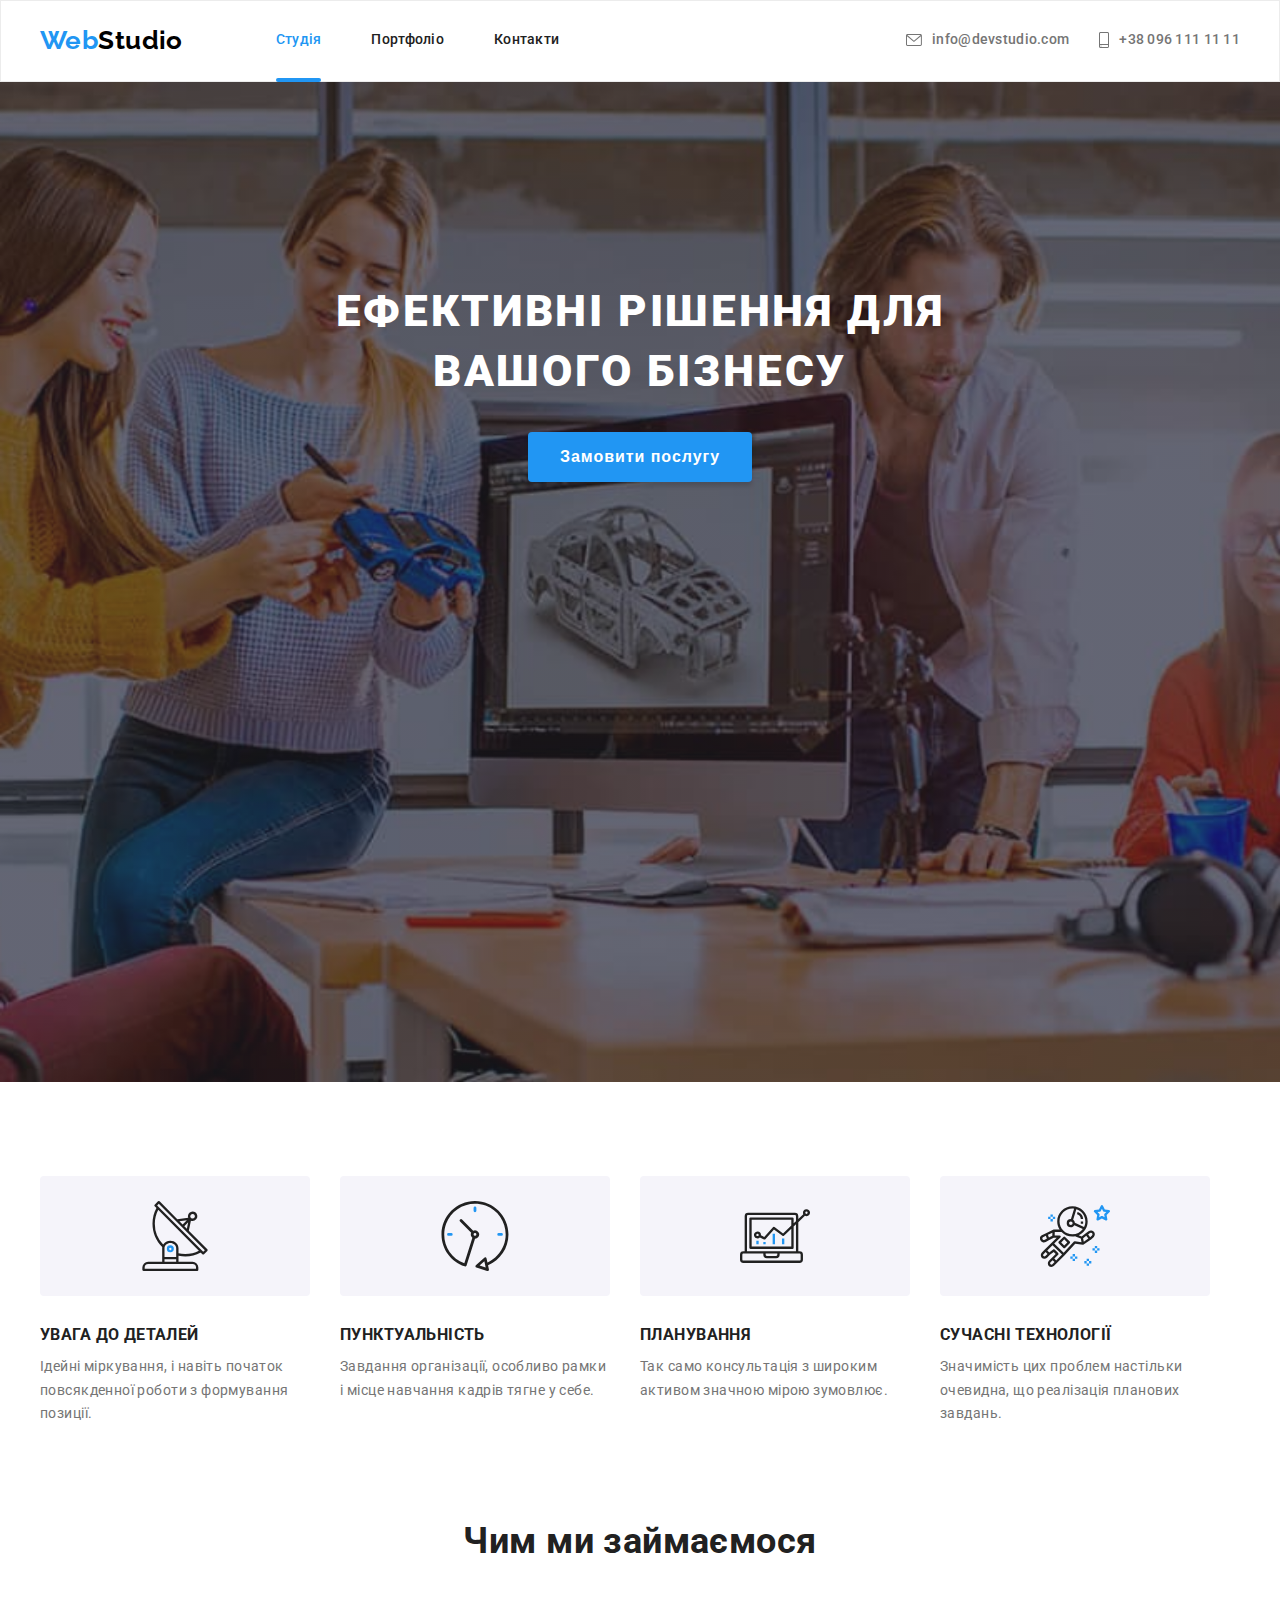
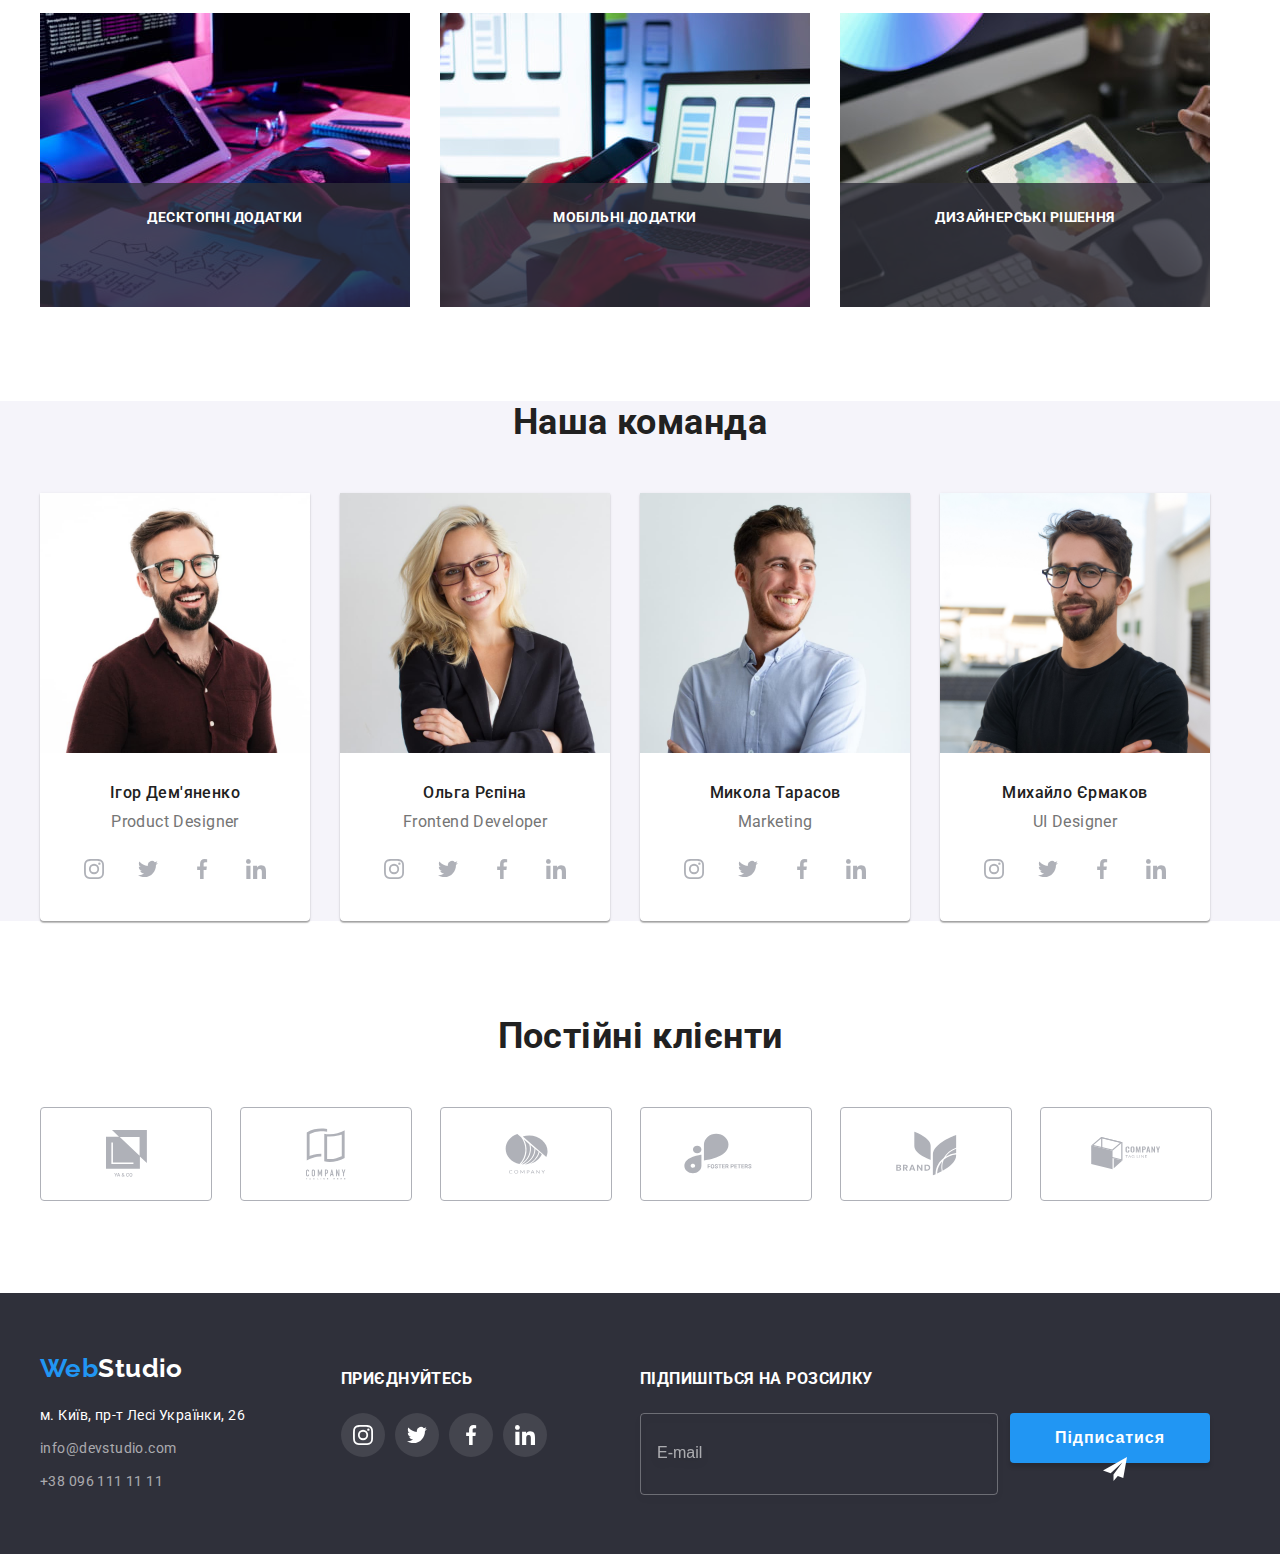
<file: index.html>
<!DOCTYPE html>
<html lang="uk">

<head>
    <meta charset="UTF-8">
    <meta http-equiv="X-UA-Compatible" content="IE=edge">
    <meta name="viewport" content="width=device-width, initial-scale=1.0">
    <title>Веб-студія</title>
    <link rel="preconnect" href="https://fonts.googleapis.com">
    <link rel="preconnect" href="https://fonts.gstatic.com" crossorigin>
    <link
        href="https://fonts.googleapis.com/css2?family=Raleway:wght@700&family=Roboto:wght@400;500;700;900&display=swap"
        rel="stylesheet">
    <link rel="stylesheet" href="https://cdnjs.cloudflare.com/ajax/libs/modern-normalize/1.1.0/modern-normalize.min.css"
        integrity="sha512-wpPYUAdjBVSE4KJnH1VR1HeZfpl1ub8YT/NKx4PuQ5NmX2tKuGu6U/JRp5y+Y8XG2tV+wKQpNHVUX03MfMFn9Q=="
        crossorigin="anonymous" referrerpolicy="no-referrer" />
    <link rel="stylesheet" href="https://cdnjs.cloudflare.com/ajax/libs/animate.css/4.1.1/animate.min.css" />
    <link rel="stylesheet" href="./css/styles.css">
</head>

<body>
    <!-- Шапка сайту -->
    <header class="section-header">
        <div class="container header-main">
            <nav class="header-main-nav">
                <a href="./index.html" class="logo-nav"> <span class="web">Web</span>Studio</a>
                <ul class="header-site-navigation">
                    <li class="header-item">
                        <a href="./index.html" class="header-link link current">Студія</a>
                    </li>
                    <li class="header-item">
                        <a href="./portfolio.html" class="header-link link">Портфоліо</a>
                    </li>
                    <li class="header-item">
                        <a href="" class="header-link link">Контакти</a>
                    </li>
                </ul>
            </nav>

            <ul class="header-contacts-navigation">
                <li>
                    <a href="mailto:info@devstudio.com" class="header-mail link">
                        <svg class="icon-envelope" width="16px" height="12px">
                            <use href="./images/icons.svg#icon-envelope"></use>
                        </svg>
                        info@devstudio.com</a>
                </li>
                <li>
                    <a href="tel:+380961111111" class="header-tel link">
                        <svg class="icon-smartphone" width="10px" height="16px">
                            <use href="./images/icons.svg#icon-smartphone"></use>
                        </svg>
                        +38 096 111 11 11</a>
                </li>
            </ul>
        </div>
    </header>
    <main>
        <!-- Hero -->
        <section class="section-hero">
            <h1 class="hero-title">Ефективні рішення для вашого бізнесу</h1>
            <button type="button" class="hero-btn" data-modal-open>Замовити послугу</button>
        </section>
        <!-- Наші переваги -->
        <section class="section-features">
            <div class="container">
                <!-- Скритий заголовок-->
                <h2 class="visually-hidden">Наші переваги</h2>
                <ul class="features-list">
                    <li class="features-list-item">
                        <div class="features-list-decoration">
                            <svg class="features-svg">
                                <use href="./images/icons.svg#icon-antenna">
                                </use>
                            </svg>
                        </div>
                        <h3 class="features-title">УВАГА ДО ДЕТАЛЕЙ</h3>
                        <p>Ідейні міркування, і навіть початок повсякденної роботи з формування позиції.</p>
                    </li>
                    <li class="features-list-item">
                        <div class="features-list-decoration">
                            <svg class="features-svg">
                                <use href="./images/icons.svg#icon-clock">
                                </use>
                            </svg>
                        </div>
                        <h3 class="features-title">ПУНКТУАЛЬНІСТЬ</h3>
                        <p>Завдання організації, особливо рамки і місце навчання кадрів тягне у себе.</p>
                    </li>
                    <li class="features-list-item">
                        <div class="features-list-decoration">
                            <svg class="features-svg">
                                <use href="./images/icons.svg#icon-diagram">
                                </use>
                            </svg>
                        </div>
                        <h3 class="features-title">ПЛАНУВАННЯ</h3>
                        <p>Так само консультація з широким активом значною мірою зумовлює.</p>
                    </li>
                    <li class="features-list-item">
                        <div class="features-list-decoration">
                            <svg class="features-svg">
                                <use href="./images/icons.svg#icon-astronaut">
                                </use>
                            </svg>
                        </div>
                        <h3 class="features-title">СУЧАСНІ ТЕХНОЛОГІЇ</h3>
                        <p>Значимість цих проблем настільки очевидна, що реалізація планових завдань.</p>
                    </li>
                </ul>
            </div>
        </section>
        <!-- Чим ми займаємося -->
        <section class="work">
            <div class="container">
                <h2 class="section-title">Чим ми займаємося</h2>
                <ul class="work-item">
                    <li class="work-list">
                        <img src="./images/what-we-are-doing-a-man-typing.jpeg" alt="Чоловік працює за клавіатурою"
                            width="370" height="294" />
                        <p class="work-top-text">ДЕСКТОПНІ ДОДАТКИ</p>
                    </li>
                    <li class="work-list">
                        <img src="./images/what-we-are-doing-working-on-the-laptop.jpeg" alt="Жінка працює за ноутбуком"
                            width="370" height="294" />
                        <p class="work-top-text">МОБІЛЬНІ ДОДАТКИ</p>

                    </li>
                    <li class="work-list">
                        <img src="./images/what-we-are-doing-working-on-the-tablet.jpeg" alt="Жінка працює з планшетом"
                            width="370" height="294" />
                        <p class="work-top-text">ДИЗАЙНЕРСЬКІ РІШЕННЯ</p>

                    </li>
                </ul>
            </div>
        </section>
        <!-- Команда -->
        <section class="team">
            <div class="container">
                <h2 class="section-title">Наша команда</h2>
                <ul class="team-list">
                    <li class="team-card">
                        <img src="./images/our-team-a-man-with-a-laptop.jpeg" alt="Чоловік з ноутбуком" width="270">
                        <div class="name-position">
                            <h3 class="name">Ігор Дем'яненко</h3>
                            <p class="position" lang="en">Product Designer</p>
                            <ul class="social-links">
                                <li class="social-item">
                                    <a href="" class="social-item-link" target="_blank" title="Профіль інстаграм">
                                        <svg class="social-icon" width="20px" height="20px">
                                            <use href="./images/icons.svg#icon-instagram">
                                            </use>
                                        </svg>
                                    </a>
                                </li>
                                <li class="social-item">
                                    <a href="" class="social-item-link" target="_blank" title="Профіль твітер">
                                        <svg class="social-icon" width="20px" height="20px">
                                            <use href="./images/icons.svg#icon-twitter">
                                            </use>
                                        </svg>
                                    </a>
                                </li>
                                <li class="social-item">
                                    <a href="" class="social-item-link" target="_blank" title="Профіль фейсбук">
                                        <svg class="social-icon" width="20px" height="20px">
                                            <use href="./images/icons.svg#icon-facebook">
                                            </use>
                                        </svg>
                                    </a>
                                </li>
                                <li class="social-item">
                                    <a href="" class="social-item-link" target="_blank" title="Профіль лінкедин">
                                        <svg class="social-icon" width="20px" height="20px">
                                            <use href="./images/icons.svg#icon-linkedin">
                                            </use>
                                        </svg>
                                    </a>
                                </li>
                            </ul>
                        </div>
                    </li>
                    <li class="team-card">
                        <img src="./images/our-team-a-woman-in-a-black-suit-jacket.jpeg" alt="Жінка у чорному піджаку"
                            width="270" height="260">
                        <div class="name-position">
                            <h3 class="name">Ольга Рєпіна</h3>
                            <p class="position" lang="en">Frontend Developer</p>
                            <ul class="social-links">
                                <li class="social-item">
                                    <a href="" class="social-item-link" target="_blank" title="Профіль інстаграм">
                                        <svg class="social-icon" width="20px" height="20px">
                                            <use href="./images/icons.svg#icon-instagram">
                                            </use>
                                        </svg>
                                    </a>
                                </li>
                                <li class="social-item">
                                    <a href="" class="social-item-link" target="_blank" title="Профіль твітер">
                                        <svg class="social-icon" width="20px" height="20px">
                                            <use href="./images/icons.svg#icon-twitter">
                                            </use>
                                        </svg>
                                    </a>
                                </li>
                                <li class="social-item">
                                    <a href="" class="social-item-link" target="_blank" title="Профіль фейсбук">
                                        <svg class="social-icon" width="20px" height="20px">
                                            <use href="./images/icons.svg#icon-facebook">
                                            </use>
                                        </svg>
                                    </a>
                                </li>
                                <li class="social-item">
                                    <a href="" class="social-item-link" target="_blank" title="Профіль лінкедин">
                                        <svg class="social-icon" width="20px" height="20px">
                                            <use href="./images/icons.svg#icon-linkedin">
                                            </use>
                                        </svg>
                                    </a>
                                </li>
                            </ul>
                        </div>
                    </li>
                    <li class="team-card">
                        <img src="./images/our-team-a-man-in-a-blue-shirt.jpeg" alt="Чоловік у блакитній сорочці"
                            width="270" height="260">
                        <div class="name-position">
                            <h3 class="name">Микола Тарасов</h3>
                            <p class="position" lang="en">Marketing</p>
                            <ul class="social-links">
                                <li class="social-item">
                                    <a href="" class="social-item-link" target="_blank" title="Профіль інстаграм">
                                        <svg class="social-icon" width="20px" height="20px">
                                            <use href="./images/icons.svg#icon-instagram">
                                            </use>
                                        </svg>
                                    </a>
                                </li>
                                <li class="social-item">
                                    <a href="" class="social-item-link" target="_blank" title="Профіль твітер">
                                        <svg class="social-icon" width="20px" height="20px">
                                            <use href="./images/icons.svg#icon-twitter">
                                            </use>
                                        </svg>
                                    </a>
                                </li>
                                <li class="social-item">
                                    <a href="" class="social-item-link" target="_blank" title="Профіль фейсбук">
                                        <svg class="social-icon" width="20px" height="20px">
                                            <use href="./images/icons.svg#icon-facebook">
                                            </use>
                                        </svg>
                                    </a>
                                </li>
                                <li class="social-item">
                                    <a href="" class="social-item-link" target="_blank" title="Профіль лінкедин">
                                        <svg class="social-icon" width="20px" height="20px">
                                            <use href="./images/icons.svg#icon-linkedin">
                                            </use>
                                        </svg>
                                    </a>
                                </li>
                            </ul>
                        </div>
                    </li>
                    <li class="team-card">
                        <img src="./images/our-team-a-man-in-a-black-t-shirt.jpeg" alt="Чоловік у чорній футболці"
                            width="270" height="260">
                        <div class="name-position">
                            <h3 class="name">Михайло Єрмаков</h3>
                            <p class="position" lang="en">UI Designer</p>
                            <ul class="social-links">
                                <li class="social-item">
                                    <a href="" class="social-item-link" target="_blank" title="Профіль інстаграм">
                                        <svg class="social-icon" width="20px" height="20px">
                                            <use href="./images/icons.svg#icon-instagram">
                                            </use>
                                        </svg>
                                    </a>
                                </li>
                                <li class="social-item">
                                    <a href="" class="social-item-link" target="_blank" title="Профіль твітер">
                                        <svg class="social-icon" width="20px" height="20px">
                                            <use href="./images/icons.svg#icon-twitter">
                                            </use>
                                        </svg>
                                    </a>
                                </li>
                                <li class="social-item">
                                    <a href="" class="social-item-link" target="_blank" title="Профіль фейсбук">
                                        <svg class="social-icon" width="20px" height="20px">
                                            <use href="./images/icons.svg#icon-facebook">
                                            </use>
                                        </svg>
                                    </a>
                                </li>
                                <li class="social-item">
                                    <a href="" class="social-item-link" target="_blank" title="Профіль лінкедин">
                                        <svg class="social-icon" width="20px" height="20px">
                                            <use href="./images/icons.svg#icon-linkedin">
                                            </use>
                                        </svg>
                                    </a>
                                </li>
                            </ul>
                        </div>
                    </li>
                </ul>
            </div>
        </section>
        <!-- Клієнти -->
        <section class="clients">
            <div class="container">
                <h2 class="section-title">Постійні клієнти</h2>
                <ul class="clients-list">
                    <li class="clients-item">
                        <a href="" class="clients-item-link" target="_blank" title="Наш клієнт">
                            <svg class="clients-icon" width="41px" height="47px">
                                <use href="./images/icons.svg#icon-ya-and-co">
                                </use>
                            </svg>
                        </a>
                    </li>
                    <li class="clients-item">
                        <a href="" class="clients-item-link" target="_blank" title="Наш клієнт">
                            <svg class="clients-icon" width="40px" height="52px">
                                <use href="./images/icons.svg#icon-company-tagline-here">
                                </use>
                            </svg>
                        </a>
                    </li>
                    <li class="clients-item">
                        <a href="" class="clients-item-link" target="_blank" title="Наш клієнт">
                            <svg class="clients-icon" width="43px" height="41px">
                                <use href="./images/icons.svg#icon-company">
                                </use>
                            </svg>
                        </a>
                    </li>
                    <li class="clients-item">
                        <a href="" class="clients-item-link" target="_blank" title="Наш клієнт">
                            <svg class="clients-icon" width="84px" height="41px">
                                <use href="./images/icons.svg#icon-foster-peters-black">
                                </use>
                            </svg>
                        </a>
                    </li>
                    <li class="clients-item">
                        <a href="" class="clients-item-link" target="_blank" title="Наш клієнт">
                            <svg class="clients-icon" width="63px" height="45px">
                                <use href="./images/icons.svg#icon-brand">
                                </use>
                            </svg>
                        </a>
                    </li>
                    <li class="clients-item">
                        <a href="" class="clients-item-link" target="_blank" title="Наш клієнт">
                            <svg class="clients-icon" width="94px" height="44px">
                                <use href="./images/icons.svg#icon-company-tag-line">
                                </use>
                            </svg>
                        </a>
                    </li>
                </ul>
            </div>
        </section>
    </main>
    <!-- Футер -->
    <footer class="footer-info">
        <div class="container contacts-group">
            <div>
                <a class="logo-footer" href="./index.html"><span class="web">Web</span>Studio</a>
                <div></div>
                <address class="contacts">
                    <ul>
                        <li class="contacts-street">
                            <a href="https://goo.gl/maps/i7SVS6HkAs6WUaGS6" target="_blank" rel="noopener noreferrer"
                                class="street">м. Київ, пр-т Лесі Українки, 26</a>
                        </li>
                        <li class="mailto">
                            <a href="mailto:info@devstudio.com" class="contacts-mail">info@devstudio.com</a>
                        </li>
                        <li>
                            <a href="tel:+380961111111" class="contacts-tel">+38 096 111 11 11</a>
                        </li>
                    </ul>
                </address>
            </div>
            <div class="socials-footer">
                <h3 class="title footer-title">приєднуйтесь</h3>
                <ul class="social-links-footer">
                    <li class="social-item-footer">
                        <a href="" class="social-item-link-footer" target="_blank" title="Профіль інстаграм">
                            <svg class="social-icon-footer" width="20px" height="20px">
                                <use href="./images/icons.svg#icon-instagram">
                                </use>
                            </svg>
                        </a>
                    </li>
                    <li class="social-item-footer">
                        <a href="" class="social-item-link-footer" target="_blank" title="Профіль інстаграм">
                            <svg class="social-icon-footer" width="20px" height="20px">
                                <use href="./images/icons.svg#icon-twitter">
                                </use>
                            </svg>
                        </a>
                    </li>
                    <li class="social-item-footer">
                        <a href="" class="social-item-link-footer" target="_blank" title="Профіль інстаграм">
                            <svg class="social-icon-footer" width="20px" height="20px">
                                <use href="./images/icons.svg#icon-facebook">
                                </use>
                            </svg>
                        </a>
                    </li>
                    <li class="social-item-footer">
                        <a href="" class="social-item-link-footer" target="_blank" title="Профіль інстаграм">
                            <svg class="social-icon-footer" width="20px" height="20px">
                                <use href="./images/icons.svg#icon-linkedin">
                                </use>
                            </svg>
                        </a>
                    </li>
                </ul>
            </div>
            <div class="join-footer">
                <!-- <label> -->
                <h3 class="title footer-title">Підпишіться на розсилку</h3>
                <div class="join-footer-wrap">
                    <input type="email" name="join-email" placeholder="E-mail" autocomplete="off"
                        class="join-footer-input">
                    <button type="submit" class="button-join hero-btn">Підписатися<svg class="icon-plane-footer"
                            width="24px" height="24px">
                            <use href="./images/icons.svg#icon-plane"></use>
                        </svg>
                    </button>
                </div>
                <!-- </label> -->
            </div>
        </div>
    </footer>
    <!-- Модальне вікно -->
    <div class="backdrop is-hidden" data-modal>
        <div class="modal">
            <button type="button" class="modal-close" data-modal-close>
                <svg class="modal-svg" width="18px" height="18px">
                    <use href="./images/icons.svg#icon-close-black-18dp">
                    </use>
                </svg>
            </button>
            <p class="modal-title">Залиште свої дані, ми вам передзвонимо</p>
            <form class="modal-form">
                <div class="modal-field">
                    <label for="user-name" class="modal-label">Ім'я</label>
                    <div class="input-wrap">
                        <input type="text" name="user-name" class="modal-input" required minlength="2" id="user-name" />
                        <svg class="modal-icon" width="18px" height="18px">
                            <use href="./images/icons.svg#icon-person-black-18dp"></use>
                        </svg>
                    </div>
                </div>
                <div class="modal-field">
                    <label for="user-tel" class="modal-label">Телефон</label>
                    <div class="input-wrap">
                        <input type="tel" name="user-tel" class="modal-input" required id="user-tel">
                        <svg class="modal-icon" width="18px" height="18px">
                            <use href="./images/icons.svg#icon-phone-black-18dp"></use>
                        </svg>
                    </div>
                </div>
                <div class="modal-field">
                    <label for="user-email" class="modal-label">Пошта</label>
                    <div class="input-wrap">
                        <input type="email" name="user-email" class="modal-input" required id="user-email">
                        <svg class="modal-icon" width="18px" height="18px">
                            <use href="./images/icons.svg#icon-email-black-18dp"></use>
                        </svg>
                    </div>
                </div>
                <div class="modal-field-comments">
                    <label for="user-comments" class="modal-label">Коментар</label>
                    <textarea name="user-comments" id="user-comments" class="modal-comments"
                        placeholder="Введіть текст"></textarea>
                </div>

                <div class="check-box-wrap">
                    <input type="checkbox" name="privacy" id="privacy" class="modal-checkbox visually-hidden"
                        value="true">
                    <label for="privacy" class="check-text">
                        <span class="check-icon-wrap">
                            <svg class="check-icon" width="16px" height="15px">
                                <use href="./images/icons.svg#icon-vector-done"></use>
                            </svg>
                        </span>
                        <span>
                            Погоджуюся з розсилкою та приймаю <a class="agreement" href="#">Умови договору</a>
                        </span>
                    </label>
                </div>
                <button type="submit" class="hero-btn modal-button">Відправити</button>
            </form>

        </div>
    </div>

    <script src="./js/modal.js"></script>
    <script src="https://unpkg.com/aos@2.3.1/dist/aos.js"></script>
    <script>
        AOS.init();
    </script>
</body>

</html>
</file>
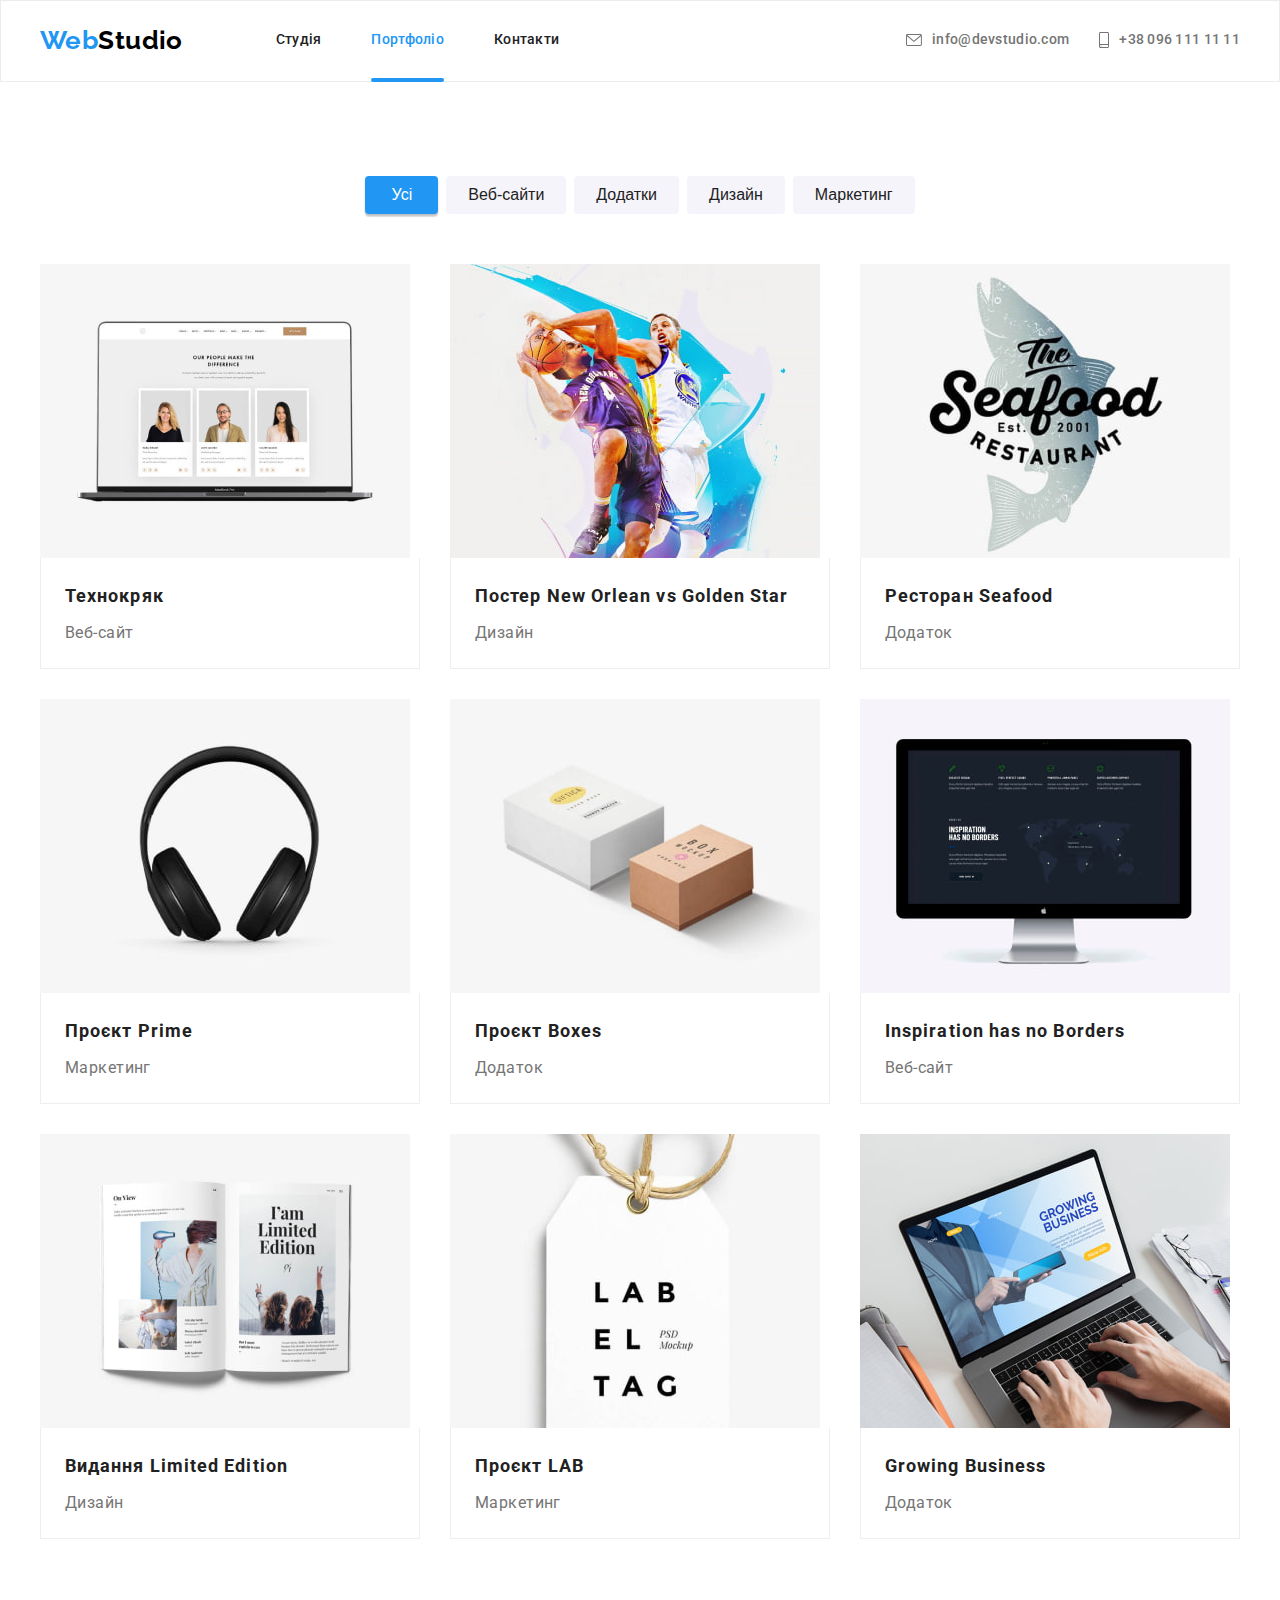
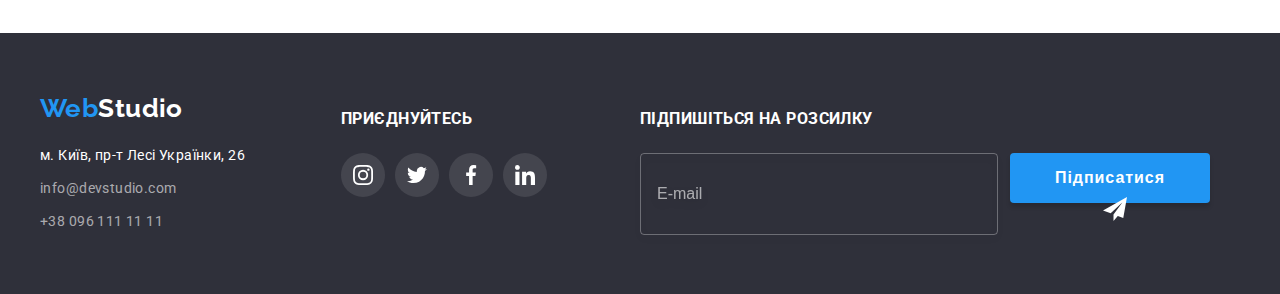
<file: portfolio.html>
<!DOCTYPE html>
<html lang="uk">

<head>
    <meta charset="UTF-8">
    <meta http-equiv="X-UA-Compatible" content="IE=edge">
    <meta name="viewport" content="width=device-width, initial-scale=1.0">
    <title>Веб-студія</title>
    <link rel="preconnect" href="https://fonts.googleapis.com">
    <link rel="preconnect" href="https://fonts.gstatic.com" crossorigin>
    <link
        href="https://fonts.googleapis.com/css2?family=Raleway:wght@700&family=Roboto:wght@400;500;700;900&display=swap"
        rel="stylesheet">
    <link rel="stylesheet" href="https://cdnjs.cloudflare.com/ajax/libs/modern-normalize/1.1.0/modern-normalize.min.css"
        integrity="sha512-wpPYUAdjBVSE4KJnH1VR1HeZfpl1ub8YT/NKx4PuQ5NmX2tKuGu6U/JRp5y+Y8XG2tV+wKQpNHVUX03MfMFn9Q=="
        crossorigin="anonymous" referrerpolicy="no-referrer" />
    <link rel="stylesheet" href="https://cdnjs.cloudflare.com/ajax/libs/animate.css/4.1.1/animate.min.css" />
    <link rel="stylesheet" href="./css/styles.css">
</head>

<body>
    <!-- Шапка сайту -->
    <header class="section-header">
        <div class="container header-main">
            <nav class="header-main-nav">
                <a href="./index.html" class="logo-nav"> <span class="web">Web</span>Studio</a>
                <ul class="header-site-navigation">
                    <li class="header-item">
                        <a href="./index.html" class="header-link link">Студія</a>
                    </li>
                    <li class="header-item">
                        <a href="./portfolio.html" class="header-link link current">Портфоліо</a>
                    </li>
                    <li class="header-item">
                        <a href="" class="header-link link">Контакти</a>
                    </li>
                </ul>
            </nav>

            <ul class="header-contacts-navigation">
                <li>
                    <a href="mailto:info@devstudio.com" class="header-mail link">
                        <svg class="icon-envelope" width="16px" height="12px">
                            <use href="./images/icons.svg#icon-envelope"></use>
                        </svg>
                        info@devstudio.com</a>
                </li>
                <li>
                    <a href="tel:+380961111111" class="header-tel link">
                        <svg class="icon-smartphone" width="10px" height="16px">
                            <use href="./images/icons.svg#icon-smartphone"></use>
                        </svg>
                        +38 096 111 11 11</a>
                </li>
            </ul>
        </div>
    </header>
    <main>
        <section class="section-examples">
            <div class="container">
                <!-- Скритий заголовок -->
                <h1 class="visually-hidden">Приклади робіт</h1>
                <ul class="examples-buttons-nav">
                    <li class="examples-buttons">
                        <button type="button" class="examples-btn-link current">Усі</button>
                    </li>
                    <li class="examples-buttons">
                        <button type="button" class="examples-btn-link">Веб-сайти</button>
                    </li>
                    <li class="examples-buttons">
                        <button type="button" class="examples-btn-link">Додатки</button>
                    </li>
                    <li class="examples-buttons">
                        <button type="button" class="examples-btn-link">Дизайн</button>
                    </li>
                    <li class="examples-buttons">
                        <button type="button" class="examples-btn-link">Маркетинг</button>
                    </li>
                </ul>
                <ul class="portfolio">
                    <li class="portfolio-item">
                        <a href="" class="portfolio-link link">
                            <div class="portfolio-text-wrap">
                                <img src="./images/portfolio-1.jpeg" alt="Ноутбук з прикладом веб-сторінки" width="370"
                                    height="294">
                                <p class="portfolio-top-text">
                                    Ресурс пропонує комплексні пропозиції з різним рівнем функціоналу та сервісів. Все
                                    це
                                    дозволить відвідувачу отримати
                                    вичерпні відомості про компанію чи приватну особу.
                                </p>
                            </div>
                            <div class="portfolio-item-info">
                                <h2 class="project-title">Технокряк</h2>
                                <p class="type">Веб-сайт</p>
                            </div>
                        </a>
                    </li>
                    <li class="portfolio-item">
                        <a href="" class="portfolio-link link">
                            <div class="portfolio-text-wrap">
                                <img src="./images/portfolio-2.jpeg" alt="Два баскетболіста з баскетбольним м'ячем"
                                    width="370" height="294">
                                <p class="portfolio-top-text">
                                    Ресурс пропонує комплексні пропозиції з різним рівнем функціоналу та сервісів. Все
                                    це
                                    дозволить відвідувачу отримати
                                    вичерпні відомості про компанію чи приватну особу.
                                </p>
                            </div>
                            <div class="portfolio-item-info">
                                <h2 class="project-title">Постер <span lang="en">New Orlean vs Golden Star</span>
                                </h2>
                                <p class="type">Дизайн</p>
                            </div>
                        </a>
                    </li>
                    <li class="portfolio-item">
                        <a href="" class="portfolio-link link">
                            <div class="portfolio-text-wrap">
                                <img src="./images/portfolio-3.jpeg" alt="Риба з надписом назви ресторану" width="370"
                                    height="294">
                                <p class="portfolio-top-text">
                                    Ресурс пропонує комплексні пропозиції з різним рівнем функціоналу та сервісів. Все
                                    це
                                    дозволить відвідувачу отримати
                                    вичерпні відомості про компанію чи приватну особу.
                                </p>
                            </div>
                            <div class="portfolio-item-info">
                                <h2 class="project-title">Ресторан <span lang="en">Seafood</span></h2>
                                <p class="type">Додаток</p>
                            </div>
                        </a>
                    </li>
                    <li class="portfolio-item">
                        <a href="" class="portfolio-link link">
                            <div class="portfolio-text-wrap">
                                <img src="./images/portfolio-4.jpeg" alt="Чорні бездротові навушники" width="370"
                                    height="294">
                                <p class="portfolio-top-text">
                                    Ресурс пропонує комплексні пропозиції з різним рівнем функціоналу та сервісів. Все
                                    це
                                    дозволить відвідувачу отримати
                                    вичерпні відомості про компанію чи приватну особу.
                                </p>
                            </div>
                            <div class="portfolio-item-info">
                                <h2 class="project-title">Проєкт <span lang="en">Prime</span></h2>
                                <p class="type">Маркетинг</p>
                            </div>
                        </a>
                    </li>
                    <li class="portfolio-item">
                        <a href="" class="portfolio-link link">
                            <div class="portfolio-text-wrap">
                                <img src="./images/portfolio-5.jpeg" alt="Біла і крафтова коробочки з надписами"
                                    width="370" height="294">
                                <p class="portfolio-top-text">
                                    Ресурс пропонує комплексні пропозиції з різним рівнем функціоналу та сервісів. Все
                                    це
                                    дозволить відвідувачу отримати
                                    вичерпні відомості про компанію чи приватну особу.
                                </p>
                            </div>
                            <div class="portfolio-item-info">
                                <h2 class="project-title">Проєкт <span lang="en">Boxes</span></h2>
                                <p class="type">Додаток</p>
                            </div>
                        </a>
                    </li>
                    <li class="portfolio-item">
                        <a href="" class="portfolio-link link">
                            <div class="portfolio-text-wrap">
                                <img src="./images/portfolio-6.jpeg" alt="Монітор Mac з відкритою сторінкою сайту"
                                    width="370" height="294">
                                <p class="portfolio-top-text">
                                    Ресурс пропонує комплексні пропозиції з різним рівнем функціоналу та сервісів. Все
                                    це
                                    дозволить відвідувачу отримати
                                    вичерпні відомості про компанію чи приватну особу.
                                </p>
                            </div>
                            <div class="portfolio-item-info">
                                <h2 class="project-title" lang="en">Inspiration has no Borders</h2>
                                <p class="type">Веб-сайт</p>
                            </div>
                        </a>
                    </li>
                    <li class="portfolio-item">
                        <a href="" class="portfolio-link link">
                            <div class="portfolio-text-wrap">
                                <img src="./images/portfolio-7.jpeg" alt="Відкритий журнал з фото і текстами"
                                    width="370" height="294">
                                <p class="portfolio-top-text">
                                    Ресурс пропонує комплексні пропозиції з різним рівнем функціоналу та сервісів. Все
                                    це
                                    дозволить відвідувачу отримати
                                    вичерпні відомості про компанію чи приватну особу.
                                </p>
                            </div>
                            <div class="portfolio-item-info">
                                <h2 class="project-title">Видання <span lang="en">Limited Edition</span></h2>
                                <p class="type">Дизайн</p>
                            </div>
                        </a>
                    </li>
                    <li class="portfolio-item">
                        <a href="" class="portfolio-link link">
                            <div class="portfolio-text-wrap">
                                <img src="./images/portfolio-8.jpeg" alt="Біла бірка з надписом" width="370"
                                    height="294">
                                <p class="portfolio-top-text">
                                    Ресурс пропонує комплексні пропозиції з різним рівнем функціоналу та сервісів. Все
                                    це
                                    дозволить відвідувачу отримати
                                    вичерпні відомості про компанію чи приватну особу.
                                </p>
                            </div>
                            <div class="portfolio-item-info">
                                <h2 class="project-title">Проєкт <span lang="en">LAB</span></h2>
                                <p class="type">Маркетинг</p>
                            </div>
                        </a>
                    </li>
                    <li class="portfolio-item">
                        <a href="" class="portfolio-link link">
                            <div class="portfolio-text-wrap">
                                <img src="./images/portfolio-9.jpeg" alt="Ноутбук з відкритою сторінкою сайту"
                                    width="370" height="294">
                                <p class="portfolio-top-text">
                                    Ресурс пропонує комплексні пропозиції з різним рівнем функціоналу та сервісів. Все
                                    це
                                    дозволить відвідувачу отримати
                                    вичерпні відомості про компанію чи приватну особу.
                                </p>
                            </div>
                            <div class="portfolio-item-info">
                                <h2 class="project-title" lang="en">Growing Business</h2>
                                <p class="type">Додаток</p>
                            </div>
                        </a>
                    </li>
                </ul>
            </div>
        </section>
    </main>
    <!-- Футер -->
    <footer class="footer-info">
        <div class="container contacts-group">
            <div>
                <a class="logo-footer" href="./index.html"><span class="web">Web</span>Studio</a>
                <div></div>
                <address class="contacts">
                    <ul>
                        <li class="contacts-street">
                            <a href="https://goo.gl/maps/i7SVS6HkAs6WUaGS6" target="_blank" rel="noopener noreferrer"
                                class="street">м. Київ, пр-т Лесі Українки, 26</a>
                        </li>
                        <li class="mailto">
                            <a href="mailto:info@devstudio.com" class="contacts-mail">info@devstudio.com</a>
                        </li>
                        <li>
                            <a href="tel:+380961111111" class="contacts-tel">+38 096 111 11 11</a>
                        </li>
                    </ul>
                </address>
            </div>
            <div class="socials-footer">
                <h3 class="title footer-title">приєднуйтесь</h3>
                <ul class="social-links-footer">
                    <li class="social-item-footer">
                        <a href="" class="social-item-link-footer" target="_blank" title="Профіль інстаграм">
                            <svg class="social-icon-footer" width="20px" height="20px">
                                <use href="./images/icons.svg#icon-instagram">
                                </use>
                            </svg>
                        </a>
                    </li>
                    <li class="social-item-footer">
                        <a href="" class="social-item-link-footer" target="_blank" title="Профіль інстаграм">
                            <svg class="social-icon-footer" width="20px" height="20px">
                                <use href="./images/icons.svg#icon-twitter">
                                </use>
                            </svg>
                        </a>
                    </li>
                    <li class="social-item-footer">
                        <a href="" class="social-item-link-footer" target="_blank" title="Профіль інстаграм">
                            <svg class="social-icon-footer" width="20px" height="20px">
                                <use href="./images/icons.svg#icon-facebook">
                                </use>
                            </svg>
                        </a>
                    </li>
                    <li class="social-item-footer">
                        <a href="" class="social-item-link-footer" target="_blank" title="Профіль інстаграм">
                            <svg class="social-icon-footer" width="20px" height="20px">
                                <use href="./images/icons.svg#icon-linkedin">
                                </use>
                            </svg>
                        </a>
                    </li>
                </ul>
            </div>
            <div class="join-footer">
                <!-- <label> -->
                <h3 class="title footer-title">Підпишіться на розсилку</h3>
                <div class="join-footer-wrap">
                    <input type="email" name="join-email" placeholder="E-mail" autocomplete="off"
                        class="join-footer-input">
                    <button type="submit" class="button-join hero-btn">Підписатися<svg class="icon-plane-footer"
                            width="24px" height="24px">
                            <use href="./images/icons.svg#icon-plane"></use>
                        </svg>
                    </button>
                </div>
                <!-- </label> -->
            </div>
        </div>
    </footer>
    <script src="./js/modal.js"></script>
    <script src="https://unpkg.com/aos@2.3.1/dist/aos.js"></script>
    <script>
        AOS.init();
    </script>
</body>

</html>
</file>
<file: css/styles.css>
:root {
    --primery-text-color: #757575;
    --title-and-nav-text-color: #212121;
    --accent-color: #2196F3;
    --logo-color: #000000;
    --secondary-text-color: #FFFFFF;
    --contacts-footer-color: rgba(255, 255, 255, 0.6);
    --background-color-secondary-dark: #2F303A;
    --background-color-secondary-light: #F5F4FA;
    --primary-background-color: #FFFFFF;
    --icon-color: #AFB1B8;
    /* animations */
    /* --function-duration: 250ms;
    --function-timing: cubic-bezier(0.4, 0, 0.2, 1); */
}


/* основний колір тексту #757575 */
/* другорядний колір тексту #212121*/
/* білий колір тексту #FFFFFF */
/* колір лого: чорний #000000 */
/* колір e-mail та телефон в footer: rgba(255, 255, 255, 0.6) */
/* колір фону hero та footer: #2F303A */
/* колір фону для Наша команда: #F5F4FA */
/* акцент тексту #2196F3 */

html {
    box-sizing: border-box;
}
/* *,
*::before,
*::after {
    box-sizing: inherit;
} */
p, h1, h2, h3, h4, h5, h6 {
    margin: 0;
}
img {
    display: block;
}
body {
    margin: 0;
    background-color: var(--primary-bg-color);
    color: var(--primery-text-color);
    font-family: Roboto, sans-serif;
    letter-spacing: 0.03em;
    font-size: 14px;
    line-height: 1.71;
}
ul {
    list-style: none;
    margin: 0;
    padding-left: 0;
}
.link {
    list-style: none;
}
.visually-hidden {
    position: absolute;
    white-space: nowrap;
    width: 1px;
    height: 1px;
    overflow: hidden;
    border: 0;
    padding: 0;
    clip: rect(0 0 0 0);
    clip-path: inset(50%);
    margin: -1px;
}
.container {
    width: 1200px;
    padding-left: 15px;
    padding-right: 15px;
    margin-left: auto;
    margin-right: auto;
}

/* Styles for index.html */
/* Header */
/* Logos */
.logo-nav {
    margin-right: 93px;
    color: var(--logo-color);
    font-family: 'Raleway', sans-serif;
    font-style: normal;
    font-weight: 700;
    font-size: 26px;
    line-height: 1.19;
    text-decoration: none;
}
.logo-footer {
    display: block;
    max-width: 145px;
    color: var(--secondary-text-color);
    font-family: 'Raleway', sans-serif;
    font-style: normal;
    font-weight: 700;
    font-size: 26px;
    line-height: 1.19;
    text-decoration: none;
}
.web {
    color: var(--accent-color);
}

/* Navigation */
.section-header {
    padding-top: 24px;
    padding-bottom: 25px;
    border: 1px solid rgba(236, 236, 236, 1)
}
.header-main {
    display: flex;
    align-items: center;
}
.header-main-nav {
    display: flex;
    align-items: center;
}
.header-site-navigation {
    display: flex;
}
.header-item {
    position: relative;
    display: flex;
    align-items: center;
    justify-content: center;
}
.header-item:not(:last-child) {
    margin-right: 50px;
}
.header-link {
    color: var(--title-and-nav-text-color);
    font-style: normal;
    font-weight: 500;
    line-height: 1.14;
    letter-spacing: 0.02em;
    text-decoration: none;

    transition: color 250ms cubic-bezier(0.4, 0, 0.2, 1);
}
.header-link:hover::after {
    position: absolute;
    display: block;
    content: '';
    width: 100%;
    height: 4px;
    border-radius: 2px;
    background-color: var(--accent-color);
    top: 45.5px;
}
.header-link:focus::after {
    position: absolute;
    display: block;
    content: '';
    width: 100%;
    height: 4px;
    border-radius: 2px;
    background-color: var(--accent-color);
    top: 45.5px;
}
.header-link:hover,
.header-link:focus {
    color: var(--accent-color);  
}
.header-link.current {
    color: var(--accent-color);
}
.header-link.current::after {
    position: absolute;
    display: block;
    content: '';
    width: 100%;
    height: 4px;
    border-radius: 2px;
    background-color: var(--accent-color);
    top: 45.5px;
}
.header-contacts-navigation {
   display: flex;
   gap: 30px;
   margin-left: auto;
}
.header-mail,
.header-tel {
    display: flex;
    align-items: center;
    color: var(--primery-text-color);
    font-style: normal;
    font-weight: 500;
    line-height: 1.14;
    letter-spacing: 0.02em;
    text-decoration: none;

    transition: color 250ms cubic-bezier(0.4, 0, 0.2, 1);
}
.header-mail:hover,
.header-mail:focus {
    color: var(--accent-color);
}
.header-tel:hover,
.header-tel:focus {
    color: var(--accent-color);
}
.icon-envelope, .icon-smartphone {
    fill: var(--primery-text-color);
    align-items: center;
    margin-right: 10px;

    transition: fill 250ms cubic-bezier(0.4, 0, 0.2, 1);
}
.header-mail:hover .icon-envelope,
.header-mail:focus .icon-envelope {
    fill: var(--accent-color);
}
.header-tel:hover .icon-smartphone,
.header-tel:focus .icon-smartphone {
    fill: var(--accent-color);
}
/* Section Hero */
.section-hero {
    background: var(--background-color-hero);
    text-align: center;
    padding-top: 200px;
    padding-bottom: 200px;
    background-image: linear-gradient(to right, rgba(47, 48, 58, 0.4), rgba(47, 48, 58, 0.4)), url('../images/bg-image.jpeg');
    background-position: center;
    background-size: cover;
    background-repeat: no-repeat;
    max-width: 1600px;
    height: 600px;
    margin-right: auto;
    margin-left: auto;
}
.hero-title {
    color: var(--secondary-text-color);
    font-weight: 900;
    font-size: 44px;
    line-height: 1.36;
    letter-spacing: 0.06em;
    text-transform: uppercase;
    width: 696px;
    margin-left: auto;
    margin-right: auto;
    margin-bottom: 30px;
}
.hero-btn {
    color: var(--secondary-text-color);
    background-color: var(--accent-color);
    font-weight: 700;
    font-size: 16px;
    line-height: 1.88;
    display: inline-block;
    align-items: center;
    text-align: center;
    letter-spacing: 0.06em;
    cursor: pointer;
    padding: 10px 32px;
    min-width: 216px;
    height: 50px;
    box-shadow: 0px 4px 4px rgba(0, 0, 0, 0.15);
    border-radius: 4px;
    border: transparent;
}
/* Modal window */
.backdrop {
    position: fixed;
    top: 0;
    opacity: 1;
    background-color: rgba(0, 0, 0, 0.2);
    width: 100%;
    height: 100%;
    transition: opacity 250ms cubic-bezier(0.4, 0, 0.2, 1), visibility 250ms cubic-bezier(0.4, 0, 0.2, 1), pointer-events 250ms cubic-bezier(0.4, 0, 0.2, 1);
}
.modal {
    position: absolute;
    top: 50%;
    left: 50%;

    width: 528px;
    height: 581px;
    min-height: 0px;
    background-color: var(--primary-background-color);

    box-shadow: 0px 1px 3px rgba(0, 0, 0, 0.12), 0px 1px 1px rgba(0, 0, 0, 0.14), 0px 2px 1px rgba(0, 0, 0, 0.2);
    border-radius: 4px;

    padding: 40px;

    transform: translate(-50%, -50%) scale(1);
    transition: transform 250ms cubic-bezier(0.4, 0, 0.2, 1);
}
.backdrop.is-hidden .modal {
    transform: translate(-50%, -50%) scale(0.5);
}
.modal-close {
    position: absolute;
    right: 8px;
    top: 8px;

    display: flex;
    align-items: center;
    justify-content: center;

    width: 30px;
    height: 30px;
    background-color: transparent;
    border: 1px solid rgba(0, 0, 0, 0.1);
    border-radius: 50%;
    cursor: pointer;
}
.modal-svg {
    display: inline-block;
    fill: var(--title-and-nav-text-color);
    transition: fill 250ms cubic-bezier(0.4, 0, 0.2, 1);
}
.modal-close:hover .modal-svg,
.modal-close:focus .modal-svg {
    fill: var(--accent-color);
}
.is-hidden {
    opacity: 0;
    visibility: hidden;
    pointer-events: none;
}
.modal-title {
    text-align: center;
    margin-bottom: 12px;
    font-weight: 700;
    font-size: 20px;
    line-height: 1.15;
    color: var(--title-and-nav-text-color);
}
/* Modal form */
.modal-field {
    width: 448px;
    /* height: 58px; */
    margin-bottom: 10px;
}
.input-wrap {
    position: relative;
}
.modal-field-comments {
    display: block;
    width: 448px;
    height: 138px;
    margin-bottom: 20px;
}
.modal-label {
    display: block;
    font-size: 12px;
    line-height: 1.17;
    letter-spacing: 0.01em;
    color: var(--primery-text-color);
    margin-bottom: 4px;
}
.modal-input {
    /* width: 448px; */
    width: 100%;
    height: 40px;
    background-color: transparent;
    border: 1px solid rgba(33, 33, 33, 0.2);
    border-radius: 4px;
    padding-left: 42px;
    outline-color: rgba(33, 33, 33, 0.2);

    transition: border 250ms cubic-bezier(0.4, 0, 0.2, 1), outline-color 250ms cubic-bezier(0.4, 0, 0.2, 1);
}
.modal-icon {
    position: absolute;
    left: 12px;
    top: 50%;
    transform: translateY(-50%);
    fill: var(--title-and-nav-text-color);
    transition: fill 250ms cubic-bezier(0.4, 0, 0.2, 1);
}
.modal-input:focus,
.modal-input:hover{
    outline-color: rgba(33, 150, 243, 1);
    border: 1px solid rgba(33, 150, 243, 1);
}
.modal-input:focus + .modal-icon,
.modal-input:hover + .modal-icon {
    fill: var(--accent-color);
}
.modal-comments {
    display: block;
    width: 448px;
    height: 120px;
    background-color: transparent;
    border: 1px solid rgba(33, 33, 33, 0.2);
    border-radius: 4px;
    margin-top: 4px;
    padding: 12px 16px;
    resize: none;
    margin-bottom: 0;
    outline-color: rgba(33, 33, 33, 0.2);

    transition: border 250ms cubic-bezier(0.4, 0, 0.2, 1), outline-color 250ms cubic-bezier(0.4, 0, 0.2, 1);
}
.modal-comments:focus,
.modal-comments:hover {
    outline-color: rgba(33, 150, 243, 1);
    border: 1px solid rgba(33, 150, 243, 1);
}
.modal-comments::placeholder {
    font-size: 12px;
    line-height: 1.17;
    letter-spacing: 0.01em;
    color: rgba(117, 117, 117, 0.5);
}
/* Check-box */
.check-box-wrap {
    display: block;
    width: 425px;
    height: 24px;
    margin-left: auto;
    margin-right: auto;
    border: none;
}
.check-text {
    display: flex;
    align-items: center;
    margin-bottom: 30px;
}
.check-text .check-icon-wrap {
    display: flex;
    align-items: center;
    justify-content: center;
    width: 16px;
    height: 15px;
    border: 2px solid var(--title-and-nav-text-color);
    border-radius: 3px;
    margin-right: 8px;
    fill: transparent;

    transition: border-color 250ms cubic-bezier(0.4, 0, 0.2, 1);
}
.modal-checkbox {
    width: 16px;
    height: 15px;
    align-items: center;
    background-color: var(--title-and-nav-text-color);

    transition: background-color 250ms cubic-bezier(0.4, 0, 0.2, 1);
}
.modal-checkbox:checked + .check-text>.check-icon-wrap {
    background-color: var(--accent-color);
    border-color: transparent;
    fill: var(--secondary-text-color);
}
.modal-checkbox:focus + .check-text>.check-icon-wrap {
    border-color: var(--accent-color);
}
.agreement {
    color: var(--accent-color);
}
.modal-button {
    display: block;
    min-width: 200px;
    margin-top: 30px;
    padding: 10px 52px;
    margin-left: auto;
    margin-right: auto;
}

/* Section Features*/
.section-features {
    padding-top: 94px;
    padding-bottom: 94px;
}
.features-list {
    display: flex;
}
.features-list-item:not(:last-child) {
    margin-right: 30px;
    max-width: 270px;
}
.features-list-decoration {
    display: flex;
    align-items: center;
    justify-content: center;
    width: 270px;
    height: 120px;
    background-color: var(--background-color-secondary-light);
    border-radius: 4px;
    margin-bottom: 30px;
}
.features-svg {
    width: 70px;
    height: 70px;
}
.features-title {
    margin-bottom: 10px;
    color: var(--title-and-nav-text-color);
    font-weight: 700;
    line-height: 1.14;
    text-transform: uppercase;
}

/* Section Work */
.work {
    padding-bottom: 94px;
}
.section-title {
    color: var(--title-and-nav-text-color);
    font-weight: 700;
    font-size: 36px;
    line-height: 1.17;
    text-align: center;
    margin-bottom: 50px;
}
.work-item {
    display: flex;
}
.work-list:not(:last-child) {
    margin-right: 30px;
    max-width: 370px;
}
.work-list {
    position: relative;
}
.work-top-text {
    position: absolute;
    bottom: 0;
    width: 370px;
    height: 70px;
    padding-top: 27px;
    padding-bottom: 27px;

    font-weight: 700;
    line-height: 1.14;
    text-align: center;
    color: var(--secondary-text-color);
    background-color: rgba(47, 48, 58, 0.8);
    /* text-transform: uppercase; */
}

/* Section Team */
.section-team {
    padding-top: 94px;
    padding-bottom: 94px;
}
.team {
    background-color: var(--background-color-secondary-light);
}
.team-list {
    display: flex;
}
.team-card {
    box-shadow: 0px 2px 1px 0px rgba(0, 0, 0, 0.2), 0px 1px 1px 0px rgba(0, 0, 0, 0.14), 0px 1px 3px 0px rgba(0, 0, 0, 0.12);
}
.name-position {
    align-items: center;
    padding-top: 30px;
    padding-bottom: 30px;
}
.name {
    color: var(--title-and-nav-text-color);
    font-weight: 500;
    font-size: 16px;
    line-height: 1.19;    
    text-align: center;
}
.position {
    font-size: 16px;
    line-height: 1.19;
    text-align: center;
    margin-top: 10px;
    margin-bottom: 16px;
}
/* Social links in Team */
.social-links {
    display: flex;
    justify-content: center;
    gap: 10px;
}
.social-item {
    width: 44px;
    height: 44px;
}
.social-icon {
    fill: var(--icon-color);

    transition: fill 250ms cubic-bezier(0.4, 0, 0.2, 1);
}
.social-item-link {
    display: flex;
    align-items: center;
    justify-content: center;
    width: 100%;
    height: 100%;
    border-radius: 50%;

    transition: background-color 250ms cubic-bezier(0.4, 0, 0.2, 1);
}
.social-item-link:hover,
.social-item-link:focus {
    background-color: var(--accent-color);
}
.social-item-link:hover .social-icon,
.social-item-link:focus .social-icon {
    fill: var(--primary-background-color);
}
.team-card {
    width: 270px;
    background: var(--primary-background-color);
    box-shadow: 0px 1px 3px rgba(0, 0, 0, 0.12), 0px 1px 1px rgba(0, 0, 0, 0.14), 0px 2px 1px rgba(0, 0, 0, 0.2);
    border-radius: 0px 0px 4px 4px;
}
.team-card:not(:last-child) {
    margin-right: 30px;
}

/* Section Clients */
.clients {
    padding-top: 94px;
    padding-bottom: 94px;
}
.clients-list {
    display: flex;
    gap: 30px;
}
.clients-item {
    width: 170px;
    height: 92px;
}
.clients-item-link {
    display: flex;
    align-items: center;
    justify-content: center;
    width: 100%;
    height: 100%;
    border-radius: 4px;
    border: 1px solid rgba(175, 177, 184, 1);

    transition: border-color 250ms cubic-bezier(0.4, 0, 0.2, 1);
}
.clients-item-link:hover,
.clients-item-link:focus {
    border-color: var(--accent-color);
}
.clients-icon {
    fill: var(--icon-color);

    transition: fill 250ms cubic-bezier(0.4, 0, 0.2, 1);
}
.clients-item-link:hover .clients-icon,
.clients-item-link:focus .clients-icon {
    fill: var(--accent-color);
}
/* Footer */
.footer-info {
    background-color: var(--background-color-secondary-dark);
    padding-top: 60px;
    padding-bottom: 60px;
}
.footer-info .contacts {
    margin-top: 20px;
    width: 231px;
}
.contacts-street {
    margin-bottom: 9px;
}
.contacts-street .street {
    display: block;
    color: var(--secondary-text-color);
    font-style: normal;
    font-weight: 400;
    text-decoration: none;

    transition: color 250ms cubic-bezier(0.4, 0, 0.2, 1);
}
.contacts-street .street:hover,
.contacts-street .street:focus {
    color: var(--accent-color);
}
.footer-info .mailto {
    margin-bottom: 9px;
}
.footer-info .contacts-mail,
.footer-info .contacts-tel {
    display: block;
    color: var(--contacts-footer-color);
    font-style: normal;
    font-weight: 400;
    text-decoration: none;

    transition: color 250ms cubic-bezier(0.4, 0, 0.2, 1);
}
.footer-info .contacts-mail:hover,
.footer-info .contacts-mail:focus {
    color: var(--accent-color);
}
.footer-info .contacts-tel:hover,
.footer-info .contacts-tel:focus {
    color: var(--accent-color);
}

/* Footer social links */
.contacts-group {
    display: flex;
}
.socials-footer {
    margin-left: 70px;
    margin-top: 12px;
    width: 206px;
    height: 80px;
}
.footer-title {
    color: var(--secondary-text-color);
    margin-bottom: 20px;
    text-transform: uppercase;
}
.social-links-footer {
    display: flex;
    justify-content: center;
    gap: 10px;
}
.social-item-footer {
    width: 44px;
    height: 44px;
}
.social-item-link-footer {
    display: flex;
    align-items: center;
    justify-content: center;
    background-color:  rgba(255, 255, 255, 0.1);
    border-radius: 50%;
    width: 100%;
    height: 100%;

    transition: background-color 250ms cubic-bezier(0.4, 0, 0.2, 1);
}
.social-item-link-footer:hover,
.social-item-link-footer:focus {
    background-color: var(--accent-color);
}
.social-icon-footer {
    fill: var(--secondary-text-color);
}

/* Приєднуйтесь */
.join-footer {
    margin-left: 93px;
    margin-top: 12px;
    width: 570px;
    height: 86px;
}
.join-footer-wrap {
    display: flex;
}
.join-footer-input {
    display: block;
    width: 358px;
    height: 50px;
    padding: 15px 16px;
    
    border: 1px solid rgba(255, 255, 255, 0.3);
    filter: drop-shadow(0px 4px 4px rgba(0, 0, 0, 0.15));
    border-radius: 4px;
    background-color: transparent;

    color: var(--secondary-text-color);
}
.join-footer-input::placeholder {
    font-size: 16px;
    line-height: 1.25;
    color: rgba(255, 255, 255, 0.6);
}
.button-join {
    min-width: 200px;
    height: 50px;
    margin-left: 12px;
    margin-top: 0px;
    padding: 10px 28px;
}
.icon-plane-footer {
    display: inline-block;
    width: 24px;
    height: 24px;
    margin-left: 10px;
    vertical-align: middle;
    fill: var(--secondary-text-color);
}

/* Styles for portfolio.html */

/* Section Examples */
.section-examples {
    padding-top: 94px;
    padding-bottom: 94px;
}
.examples-buttons-nav {
    display: flex;
    justify-content: center;
    align-items: center;
    margin-bottom: 50px;
}
.examples-buttons:not(:last-child) {
    margin-right: 8px;
}
.examples-btn-link.current {
    color: var(--secondary-text-color);
    background-color: var(--accent-color);
    min-width: 73px;
    height: 38px;
    padding: 6px 25px;
    box-shadow: 0px 2px 2px 0px rgba(0, 0, 0, 0.12), 0px 1px 2px 0px rgba(0, 0, 0, 0.08), 0px 3px 1px 0px rgba(0, 0, 0, 0.1);
}
.examples-btn-link {
    display: inline-block;
    color: var(--title-and-nav-text-color);
    background-color: var(--background-color-secondary-light);
    font-weight: 500;
    font-size: 16px;
    line-height: 1.62;
    cursor: pointer;
    padding: 6px 22px;
    border: transparent;
    border-radius: 4px;

    transition: background-color 250ms cubic-bezier(0.4, 0, 0.2, 1), color 250ms cubic-bezier(0.4, 0, 0.2, 1), box-shadow 250ms cubic-bezier(0.4, 0, 0.2, 1);
}
.examples-btn-link:hover,
.examples-btn-link:focus {
    color: var(--secondary-text-color);
    background-color: var(--accent-color);
    box-shadow: 0px 2px 2px 0px rgba(0, 0, 0, 0.12), 0px 1px 2px 0px rgba(0, 0, 0, 0.08), 0px 3px 1px 0px rgba(0, 0, 0, 0.1);
}

/* Cards */
.portfolio {
    display: flex;
    flex-wrap: wrap;
    align-items: center;
    margin-right: auto;
    margin-left: auto;
}
.portfolio-item {
    display: block;
    width: calc((100% - (30px * 2)) / 3);
    /* width: 370px; */
    /* max-height: 404px; */
    margin-right: 30px;
    margin-bottom: 30px;
    background: var(--primary-background-color);  
}
.portfolio-item:nth-child(3n) {
    margin-right: 0;
}
.portfolio-item:nth-last-child(-n+3) {
    margin-bottom: 0;
}
/* .portfolio-item:focus .portfolio-top-text {
    transform: translateY(0);
} */
.portfolio-link {
    display: block;
    text-decoration: none;

    transition: box-shadow 250ms cubic-bezier(0.4, 0, 0.2, 1);
}
.portfolio-link:hover,
.portfolio-link:focus {
    box-shadow: 1px 4px 6px rgba(0, 0, 0, 0.16), 0px 4px 4px rgba(0, 0, 0, 0.06), 0px 1px 1px rgba(0, 0, 0, 0.12);
}
.portfolio-text-wrap {
    position: relative;
    overflow: hidden;
    /* width: 370px;
    height: 294px; */
}
.portfolio-top-text {
    position: absolute;
    top: 0;
    padding: 63px 24px;
    width: 100%;
    height: 100%;
    /* text-align: left; */
    font-size: 18px;
    font-weight: 400;
    line-height: 1.55;
    color: var(--secondary-text-color);
    background-color: rgba(33, 150, 243, 0.9);

    transform: translateY(100%);
    transition: transform 250ms cubic-bezier(0.4, 0, 0.2, 1);
    overflow: scroll;

    /* opacity: 0; */
}
.portfolio-link:hover .portfolio-top-text {
    transform: translateY(0);
}
.portfolio-link:focus .portfolio-top-text {
    transform: translateY(0);
}
.portfolio-item-info {
    display: block;
    padding-top: 20px;
    padding-bottom: 20px;
    padding-right: 24px;
    padding-left: 24px;

    border: 1px solid rgba(238, 238, 238, 1);
    border-top: none;
}
.project-title {
    color: var(--title-and-nav-text-color);
    font-weight: 700;
    font-size: 18px;
    line-height: 2;
    letter-spacing: 0.06em;
    text-decoration: none;
    /* width: 322px; */
    margin-top: 0;
    margin-bottom: 4px;
}
.type {
    color: var(--primery-text-color);
    font-size: 16px;
    line-height: 1.88;
    /* width: 322px; */
    margin: 0;
}
</file>
